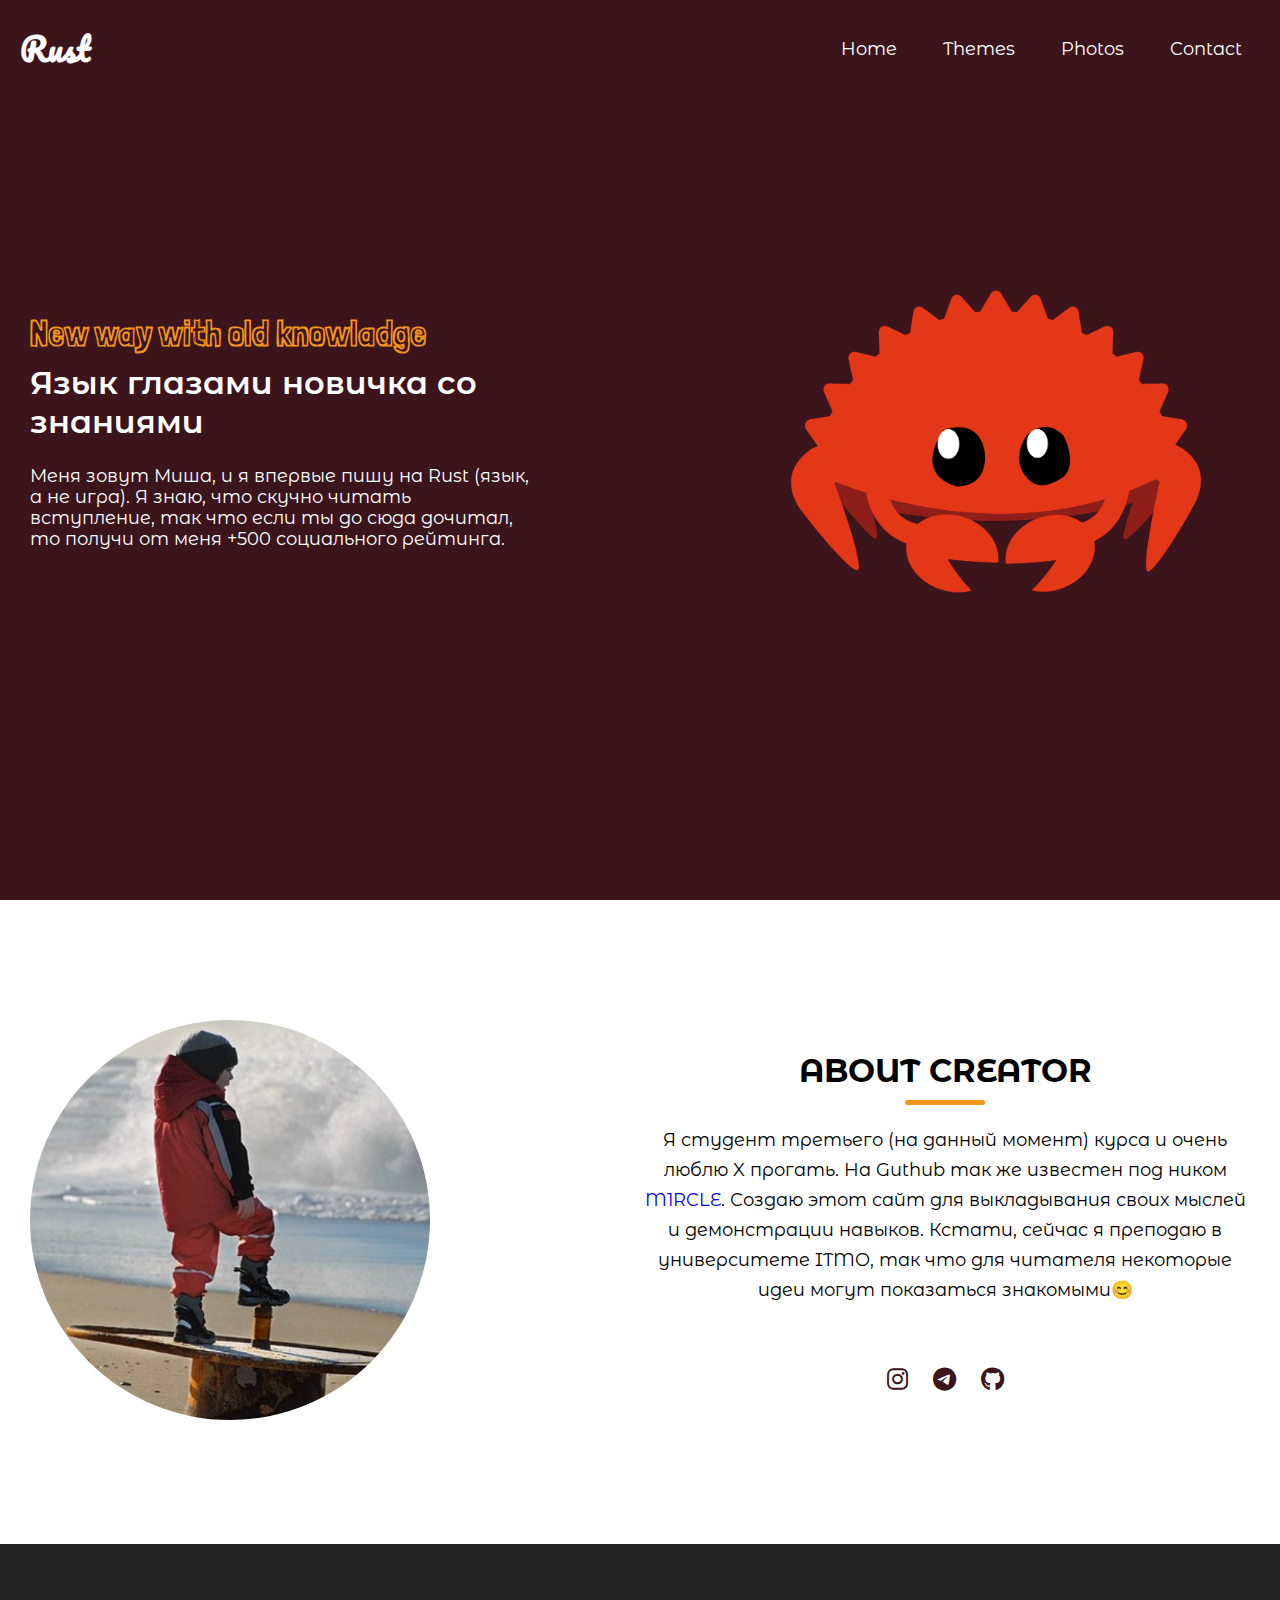
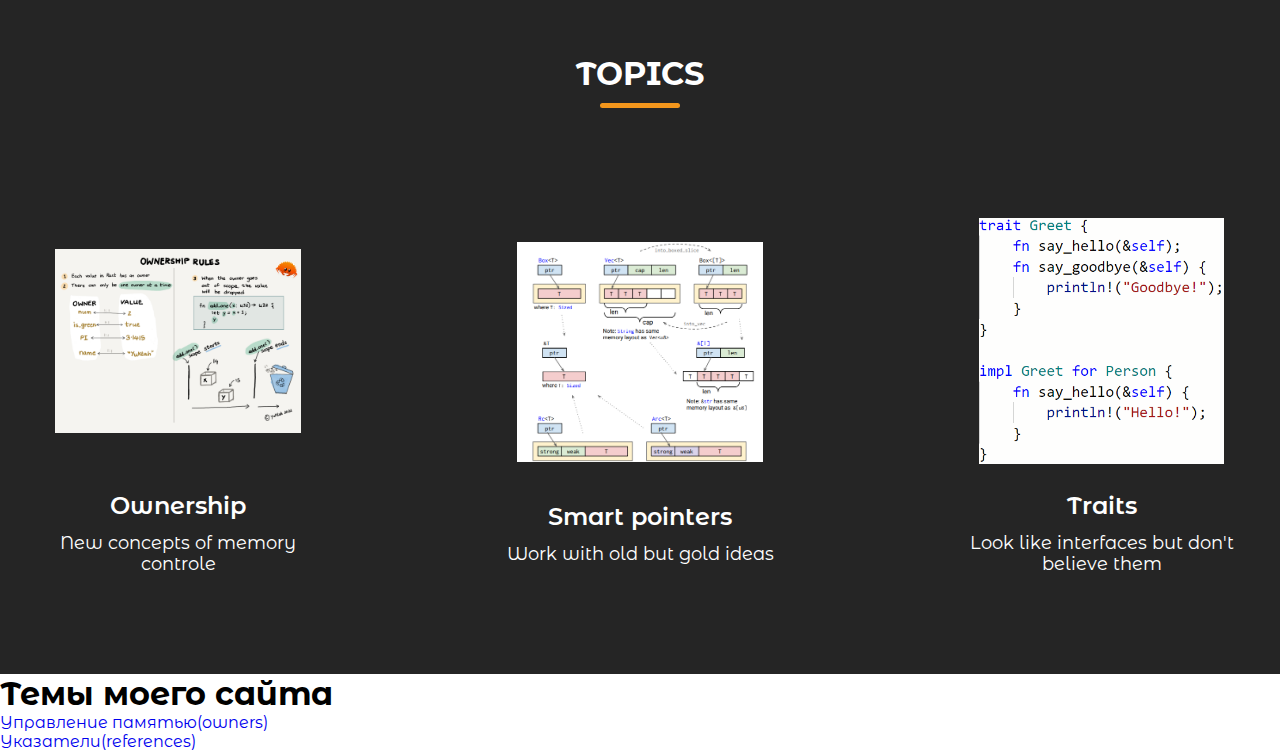
<file: index.html>
<!DOCTYPE html>
<html lang="ru">
    <head>
        <meta charset="utf-8" http-equiv="refresh" content="5;URL='index.html'">
        <meta name="keywords" content="Rust, прога, юмор">
        <title>Этот сайе покажет интересные финты, которые были мной открыты за время изучения 'Rust'</title>
        <link rel="stylesheet" href="index_style.css">
        <link rel="stylesheet" href="https://cdnjs.cloudflare.com/ajax/libs/font-awesome/6.6.0/css/all.min.css">
    </head>
    <body>
        <!-- Header / Navbar -->
        <header>
            <nav class="nav-bar section-content">
                <a href="#" class="nav-logo">
                    <h2 class="logo-text">Rust</h2>
                </a>
                <ul class="nav-menu">
                    <button id="menu-close-button" class="fas fa-times"></button>
                    <li class="nav-item">
                        <a href="#" class="nav-link">Home</a>
                    </li>
                    <li class="nav-item">
                        <a href="#" class="nav-link">Themes</a>
                    </li>
                    <li class="nav-item">
                        <a href="#" class="nav-link">Photos</a>
                    </li>
                    <li class="nav-item">
                        <a href="#" class="nav-link">Contact</a>
                    </li>
                </ul>
                <button id="menu-open-button" class="fas fa-bars"></button>
            </nav>
        </header>
        <!-- Intro section -->
        <main>
            <section class="intro-section">
                <div class="section-content">
                    <div class="intro-details">
                        <h2 class="title">New way with old knowladge</h2>
                        <h3 class="subtytle">Язык глазами новичка со знаниями</h3>
                        <p class="description">Меня зовут Миша, и я впервые пишу на Rust (язык, а не игра). 
                            Я знаю, что скучно читать вступление, так что если ты до сюда дочитал, 
                            то получи от меня +500 социального рейтинга.</p>
                    </div>
                    <div class="fisher-img-wrapper">
                        <img src="imgs/rust-crab.png" alt="fisher" class="fisher-img">
                    </div>
                </div>
            </section>
            <section class="about-section">
                <div class="section-content">
                    <div class="about-image-wrapper">
                        <img src="imgs/author.png" alt="About" class="about-image">
                    </div>
                    <div class="about-details">
                        <h2 class="section-title">About creator</h2>
                        <p class="text">Я студент третьего (на данный момент) курса и очень люблю X
                            прогать. На Guthub так же известен под ником <a href="https://github.com/M1RCLE" class="github-regerence">M1RCLE</a>. 
                            Создаю этот сайт для выкладывания своих мыслей и демонстрации навыков. Кстати, сейчас я преподаю в университете ITMO,
                            так что для читателя некоторые идеи могут показаться знакомыми😊
                        </p>
                        <div class="social-link-list">
                            <a href="https://www.instagram.com/mshindarev/profilecard" class="social-link"><i class="fa-brands fa-instagram"></i></a>
                            <a href="https://t.me/Ta1yAnGsHeN" class="social-link"><i class="fa-brands fa-telegram"></i></a>
                            <a href="https://github.com/M1RCLE" class="social-link"><i class="fa-brands fa-github"></i></a>
                        </div>
                    </div>
                </div>
            </section>
            <section class="menu-section">
                <h2 class="section-title">Topics</h2>
                <div class="section-content">
                    <ul class="menu-list">
                        <li class="menu-item">
                            <img src="imgs/ownership.png" alt="Ownership" class="menu-image">
                            <h3 class="name">Ownership</h3>
                            <p class="text">New concepts of memory controle</p>
                        </li>
                        <li class="menu-item">
                            <img src="imgs/smart-pointers.png" alt="SmartPointers" class="menu-image">
                            <h3 class="name">Smart pointers</h3>
                            <p class="text">Work with old but gold ideas</p>
                        </li>
                        <li class="menu-item">
                            <img src="imgs/traits.png" alt="Traits" class="menu-image">
                            <h3 class="name">Traits</h3>
                            <p class="text">Look like interfaces but don't believe them</p>
                        </li>
                    </ul>
                </div>
            </section>
        </main>
        <aside>
            <h1>Темы моего сайта</h1>
            <ul>
                <li><a href="/memory.html">Управление памятью(owners)</a></li>
                <li><a href="/references.html">Указатели(references)</a></li>
            </ul>
        </aside>
        <!-- <footer>
            <h3>полезные ссылки</h3>
            <nav>
                <a href="https://t.me/Ta1yAnGsHeN">
                    <img src="/imgs/telegram.png" width="60" height="60">
                </a>
                <a href="https://github.com/M1RCLE">
                    <img src="/imgs/github.png" width="60" height="60">
                </a>
                <a href="https://doc.rust-lang.org/book/title-page.html">
                    <img src="/imgs/rust.png" width="60" height="60">
                </a>
            </nav>
        </footer> -->
        <script src="script.js"></script>
    </body>
</html>
</file>
<file: index_style.css>
@import url('https://fonts.googleapis.com/css2?family=Londrina+Sketch&family=Montserrat+Alternates:wght@400;500;600;700&family=Pacifico&display=swap');

* {
    margin: 0;
    padding: 0;
    box-sizing: border-box;
    font-family: "Montserrat Alternates", sans-serif;
}

:root {
    --white-color: #fff;
    --dark-color: #252525;
    --primary-color: #3b141c;
    --secondary-color: #f3961c;
    --light-pink-color: #faf4f5;
    --medium-gray-color: #ccc;

    --font-size-s: 0.9rem;
    --font-size-n: 1rem;
    --font-size-m: 1.12rem;
    --font-size-l: 1.5rem;
    --font-size-xl: 2rem;
    --font-size-xxl: 2.3rem;

    --font-weight-normal: 400;
    --font-weight-medium: 500;
    --font-weight-semibold: 600;
    --font-weight-bold: 700;

    --border-radius-s: 8px;
    --border-radius-m: 30px;
    --border-radius-circle: 50%;

    --site-max-width: 1300px;
}

header {
    position: fixed;
    z-index: 5;
    width: 100%;
    background: var(--primary-color);
}

ul {
    list-style: none;
}

a {
    text-decoration: none;
}

button {
    cursor: pointer;
    border: none;
    background: none;
}

img {
    width: 100%;
}

.section-content {
    margin: 0 auto;
    padding: 0 30px;
    max-width: var(--site-max-width);
}

.section-title {
    text-align: center;
    padding: 60px 0 100px;
    text-transform: uppercase;
    font-size: var(--font-size-xl);
}

.section-title::after {
    content: "";
    width: 80px;
    height: 5px;
    display: block;
    margin: 10px auto;
    border-radius: var(--border-radius-s);
    background: var(--secondary-color);
}

/* This is navigation bar styling part start */
header .nav-bar {
    display: flex;
    align-items: center;
    padding: 20px;
    justify-content: space-between;
}

.nav-bar .nav-menu {
    display: flex;
    gap: 10px;
}

.nav-bar :where(#menu-open-button, #menu-close-button) {
    display: none !important;
}

.nav-bar .nav-logo .logo-text {
    color: var(--white-color);
    font-size: var(--font-size-xl);
    font-weight: var(--font-weight-semibold);
    font-family: "Pacifico", sans-serif;
} 

.nav-bar .nav-menu .nav-link {
    padding: 10px 18px;
    color: var(--white-color);
    border-radius: var(--border-radius-m);
    font-size: var(--font-size-m);
    transition: 0.3s ease;
}

.nav-bar .nav-menu .nav-link:hover {
    color: var(--primary-color);
    background: var(--secondary-color);
}

/* This is introduction styling part start */
.intro-section {
    background: var(--primary-color);
    min-height: 100vh;
}

.intro-section .section-content {
    display: flex;
    align-items: center;
    min-height: 100vh;
    color: var(--white-color);
    justify-content: space-between;
}

.intro-section .intro-details .title {
    font-size: var(--font-size-xxl);
    color: var(--secondary-color);
    font-family: "Londrina Sketch", sans-serif;
}

.intro-section .intro-details .subtytle {
    margin-top: 8px;
    max-width: 70%;
    font-size: var(--font-size-xl);
    font-weight: var(--font-weight-semibold);
}

.intro-section .intro-details .description {
    max-width: 70%;
    margin: 24px 0 40px;
    font-size: var(--font-size-m);
}

.fisher-img-wrapper {
    max-width: 100%;
    margin: 20px;
}

/* This is introduction styling part start */
.about-section {
    padding: 120px 0;
    background: vat(--light-pink-color);
}

.about-section .section-content {
    display: flex;
    gap: 50px;
    align-items: center;
    justify-content: space-between;
}

.about-section .about-image-wrapper .about-image {
    width: 400px;
    height: 400px;
    object-fit: cover;
    border-radius: var(--border-radius-circle);
    justify-content: space-between;
}

.about-section .about-details .section-title {
    padding: 0;
}

.about-section .about-details {
    max-width: 50%;
}

.about-section .about-details .text {
    line-height: 30px;
    margin: 20px 0 60px;
    text-align: center;
    font-size: var(--font-size-m);
}

.about-section .social-link-list {
    display: flex;
    gap: 25px;
    justify-content: center;  
}

.about-section .social-link-list .social-link {
    color: var(--primary-color);
    font-size: var(--font-size-l);
}

.about-section .social-link-list .social-link:hover {
    color: var(--secondary-color);
    
}

.menu-section {
    color: var(--white-color);
    background: var(--dark-color);
    padding: 50px 0 100px;
}

.menu-section .menu-list {
    display: flex;
    flex-wrap: wrap;
    gap: 100px;
    align-items: center;
    justify-content: space-between;
}

.menu-section .menu-list .menu-item {
    display: flex;
    align-items: center;
    flex-direction: column;
    text-align: center;
    justify-content: space-between;
    width: calc(100% / 3 - 110px);
}

.menu-section .menu-list .menu-item .menu-image {
    max-width: 83%;
    aspect-ratio: 1; 
    margin-bottom: 15px;
    object-fit: contain;
}

.menu-section .menu-list .menu-item .text {
    font-size: var(--font-size-m);
}

.menu-section .menu-list .menu-item .name {
    margin: 12px 0;
    font-size: var(--font-size-l);
    font-weight: var(--font-weight-semibold);

}

@media screen and (max-width: 1024px) {

    .menu-section .menu-list {
        gap: 60px;
    }

    .menu-section .menu-list .menu-item {
        width: calc(100% / 3 - 60px);
    }

}

@media screen and (max-width: 900px) {

    :root {
        --font-size-s: 0.7rem;
        --font-size-n: 0.8rem;
        --font-size-m: 1rem;
        --font-size-l: 1.3rem;
        --font-size-xl: 1.5rem;
        --font-size-xxl: 1.8rem;
    }

    .nav-bar :where(#menu-close-button, #menu-open-button) {
        display: block !important;
        font-size: var(--font-size-l);
    }

    .nav-bar #menu-close-button {
        position: absolute;
        right: 30px;
        top: 30px;
    }

    .nav-bar #menu-open-button {
        color: var(--white-color);
    }

    body.show-mobile-menu header::before {
        content: "";
        position: fixed;
        left:  0;
        top: 0;
        height: 100%;
        width: 100%;
        backdrop-filter: blur(5px);
        background-color: rgba(0, 0, 0, 0.2);
    }

    .nav-bar .nav-menu {
        display: block;
        position: fixed;
        left: -300px;
        top: 0;
        width: 300px;
        height: 100%;
        display: flex;
        flex-direction: column;
        align-items: center;
        padding-top: 100px;
        background: var(--white-color);
        transition: left 0.2s ease;
    }

    body.show-mobile-menu .nav-bar .nav-menu {
        left: 0;
    }

    .nav-bar .nav-menu .nav-link {
        color: var(--dark-color);
        display: block;
        margin-top: 17px;
        font-size: var(--font-size-l);
    }

    .intro-section .section-content {
        gap: 50px;
        text-align: center;
        padding: 30px 20px 20px;
        flex-direction: column-reverse;
        justify-content: center;
    }

    .intro-section .fisher-img-wrapper {
        max-width: 270px;
        padding: 20px;
        margin-right: 0;
    }
    
    .intro-section .intro-details :is(.subtytle, .description), .about-section .about-details {
        max-width: 100%;
    }

    .about-section .section-content {
        gap: 70px;
        flex-direction: column;
    } 

    .about-section .about-image-wrapper .about-image {
        width: 100%;
        height: 100%;
        aspect-ratio: 1;
        max-width: 250px;
    }

    .menu-section .menu-list {
        gap: 30px;
    }

    .menu-section .menu-list .menu-item {
        width: calc(100% / 2 - 30px);
    }

    .menu-section .menu-list .menu-item .menu-image {
        max-width: 200px;
    }

}
</file>
